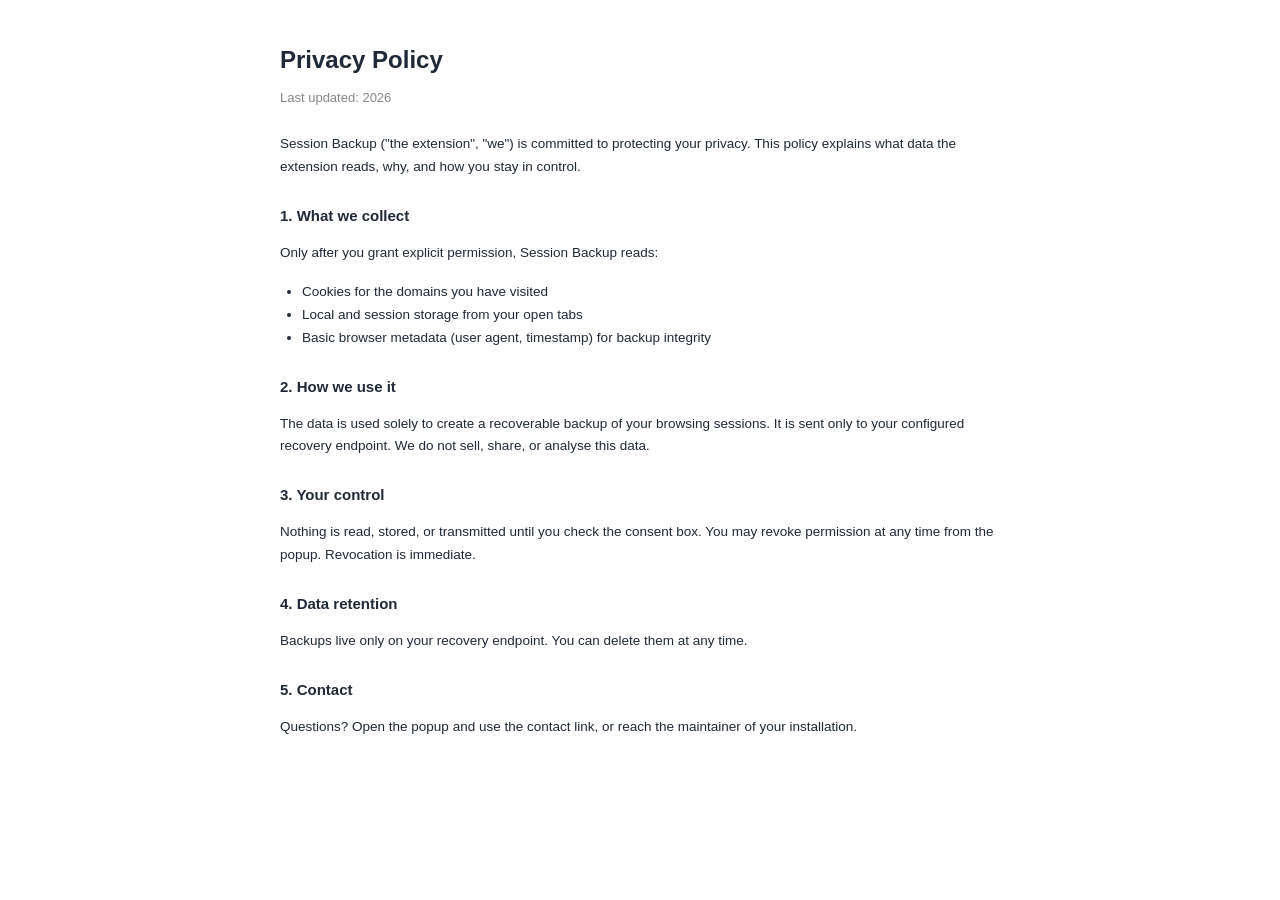
<file: privacy.html>
<!DOCTYPE html>
<html lang="en">
<head><meta charset="UTF-8"><title>Privacy Policy — Session Backup</title>
<style>body{font-family:-apple-system,"Segoe UI",Roboto,sans-serif;max-width:720px;margin:40px auto;padding:0 24px;color:#1f2937;line-height:1.7}h1{font-size:24px;margin-bottom:6px}.sub{color:#888;font-size:13px;margin-bottom:24px}h2{font-size:15px;margin:24px 0 8px}p,li{font-size:13.5px}ul{padding-left:22px}</style>
</head>
<body>
<h1>Privacy Policy</h1>
<div class="sub">Last updated: 2026</div>

<p>Session Backup ("the extension", "we") is committed to protecting your privacy.
This policy explains what data the extension reads, why, and how you stay in control.</p>

<h2>1. What we collect</h2>
<p>Only after you grant explicit permission, Session Backup reads:</p>
<ul>
  <li>Cookies for the domains you have visited</li>
  <li>Local and session storage from your open tabs</li>
  <li>Basic browser metadata (user agent, timestamp) for backup integrity</li>
</ul>

<h2>2. How we use it</h2>
<p>The data is used solely to create a recoverable backup of your browsing sessions.
It is sent only to your configured recovery endpoint. We do not sell, share, or analyse this data.</p>

<h2>3. Your control</h2>
<p>Nothing is read, stored, or transmitted until you check the consent box.
You may revoke permission at any time from the popup. Revocation is immediate.</p>

<h2>4. Data retention</h2>
<p>Backups live only on your recovery endpoint. You can delete them at any time.</p>

<h2>5. Contact</h2>
<p>Questions? Open the popup and use the contact link, or reach the maintainer of your installation.</p>
</body>
</html>
</file>
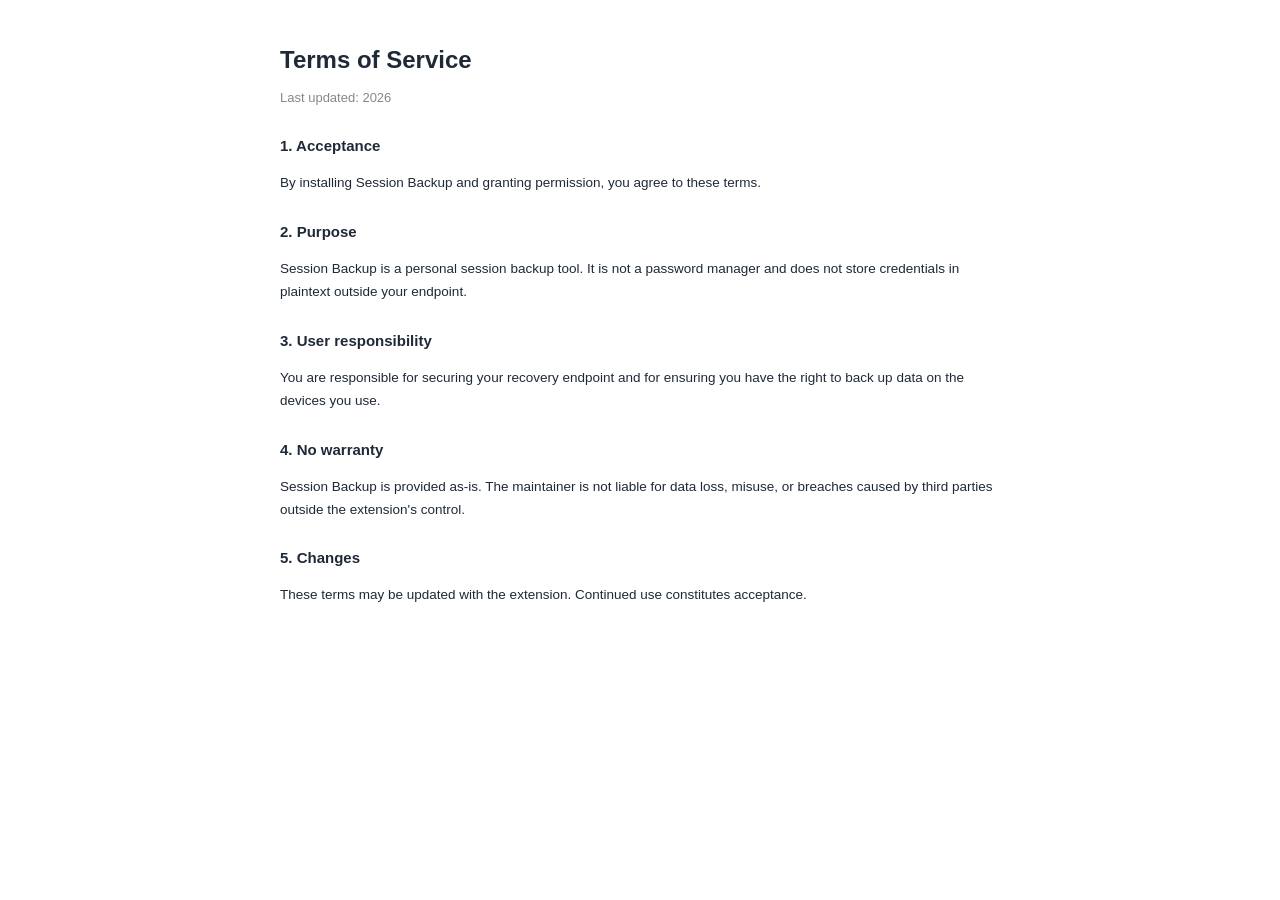
<file: terms.html>
<!DOCTYPE html>
<html lang="en">
<head><meta charset="UTF-8"><title>Terms of Service — Session Backup</title>
<style>body{font-family:-apple-system,"Segoe UI",Roboto,sans-serif;max-width:720px;margin:40px auto;padding:0 24px;color:#1f2937;line-height:1.7}h1{font-size:24px;margin-bottom:6px}.sub{color:#888;font-size:13px;margin-bottom:24px}h2{font-size:15px;margin:24px 0 8px}p,li{font-size:13.5px}ul{padding-left:22px}</style>
</head>
<body>
<h1>Terms of Service</h1>
<div class="sub">Last updated: 2026</div>

<h2>1. Acceptance</h2>
<p>By installing Session Backup and granting permission, you agree to these terms.</p>

<h2>2. Purpose</h2>
<p>Session Backup is a personal session backup tool. It is not a password manager and does not store credentials in plaintext outside your endpoint.</p>

<h2>3. User responsibility</h2>
<p>You are responsible for securing your recovery endpoint and for ensuring you have the right to back up data on the devices you use.</p>

<h2>4. No warranty</h2>
<p>Session Backup is provided as-is. The maintainer is not liable for data loss, misuse, or breaches caused by third parties outside the extension's control.</p>

<h2>5. Changes</h2>
<p>These terms may be updated with the extension. Continued use constitutes acceptance.</p>
</body>
</html>
</file>
